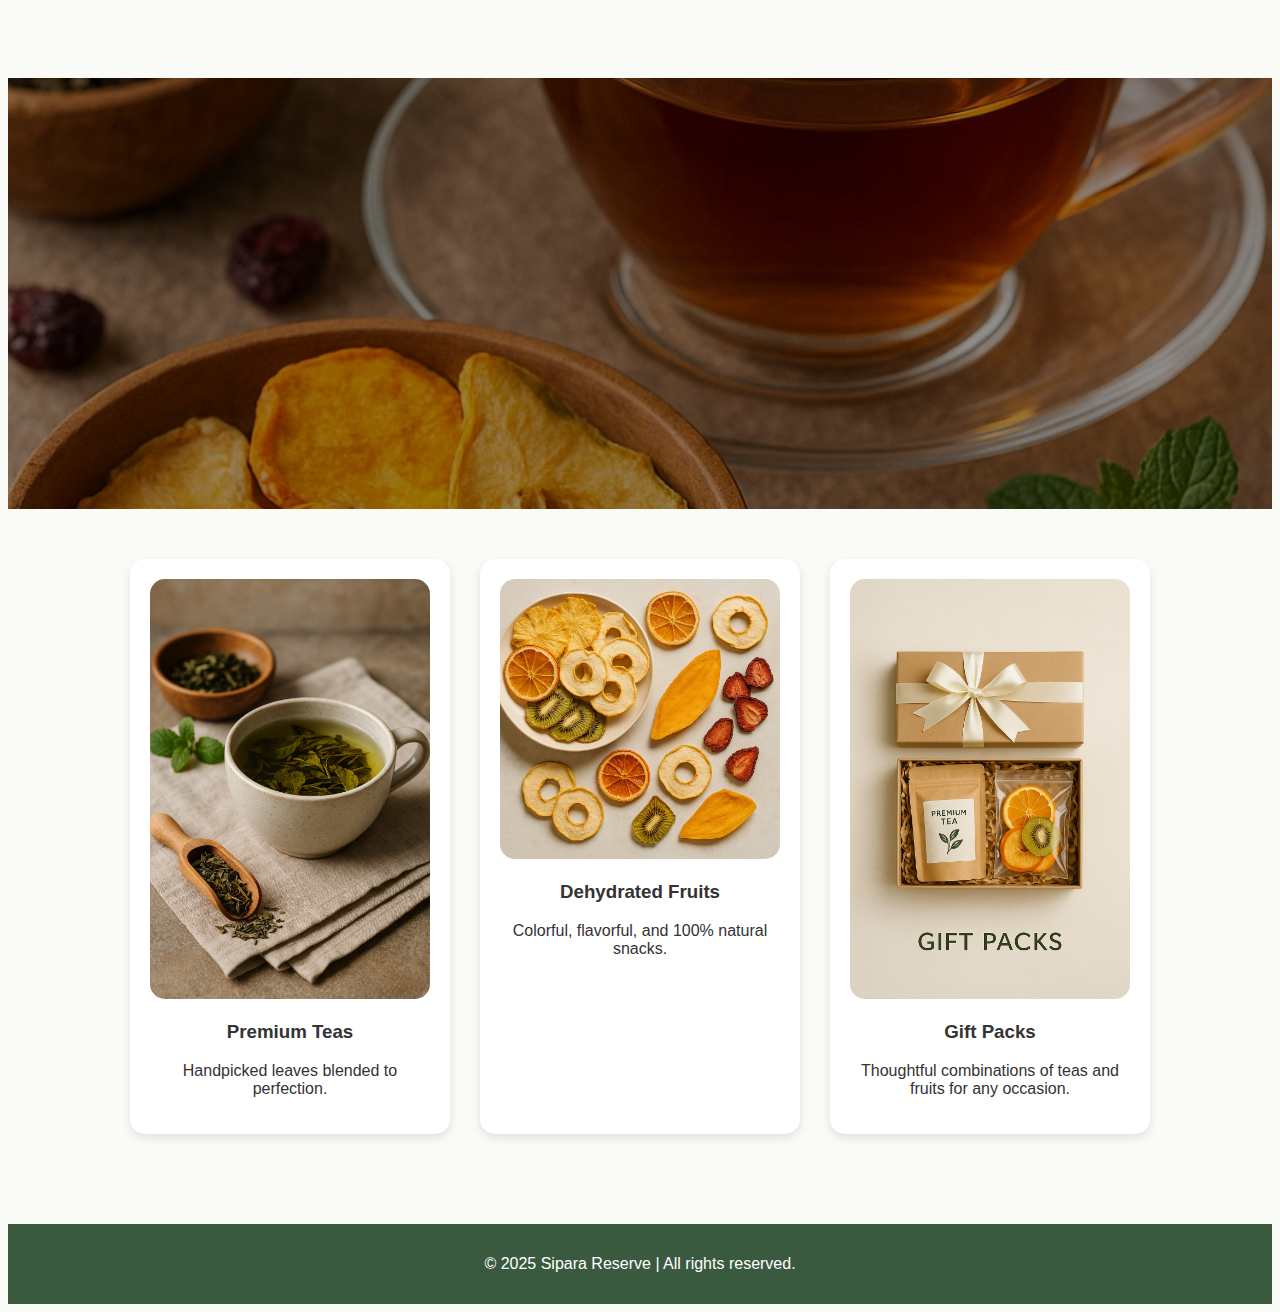
<file: index.html>
<!DOCTYPE html>
<html lang="en">
<head>
  <meta charset="UTF-8" />
  <meta name="viewport" content="width=device-width, initial-scale=1.0" />
  <title>Sipara Reserve | Tea & Dehydrated Fruits</title>
  <link rel="stylesheet" href="styles.css" />
</head>
<body>
  <header class="fade-in">
    <div class="logo-area">
      <img src="images/logo0.png" alt="Sipara Reserve Logo" class="logo-img" />
      <img src="images/logo1.png" alt="Sipara Reserve Logo" class="logo-img" />
      <img src="images/logo.png" alt="Sipara Reserve Logo" class="logo-img" />
      <span class="logo-text">Sipara Reserve</span>
    </div>
    <nav>
      <a href="index.html" class="active">Home</a>
      <a href="about.html">About</a>
      <a href="https://shop.siparareserve.com">Shop</a>
      <a href="products.html">Products</a>
      <a href="contact.html">Contact</a>
    </nav>
  </header>

  <section class="hero">
    <h1>Sip the Essence. Taste the Harvest.</h1>
    <p>Pure teas and naturally dehydrated fruits, crafted with care.</p>
    <a href="https://shop.siparareserve.com" class="btn">Shop Now</a>
  </section>

  <section class="highlights">
    <div class="card">
      <img src="images/tea.jpg" alt="Premium Teas" />
      <h3>Premium Teas</h3>
      <p>Handpicked leaves blended to perfection.</p>
    </div>
    <div class="card">
      <img src="images/fruits.jpg" alt="Dehydrated Fruits" />
      <h3>Dehydrated Fruits</h3>
      <p>Colorful, flavorful, and 100% natural snacks.</p>
    </div>
    <div class="card">
      <img src="images/gift.jpg" alt="Gift Packs" />
      <h3>Gift Packs</h3>
      <p>Thoughtful combinations of teas and fruits for any occasion.</p>
    </div>
  </section>

  <footer>
    <p>© 2025 Sipara Reserve | All rights reserved.</p>
  </footer>
</body>
</html>
</file>
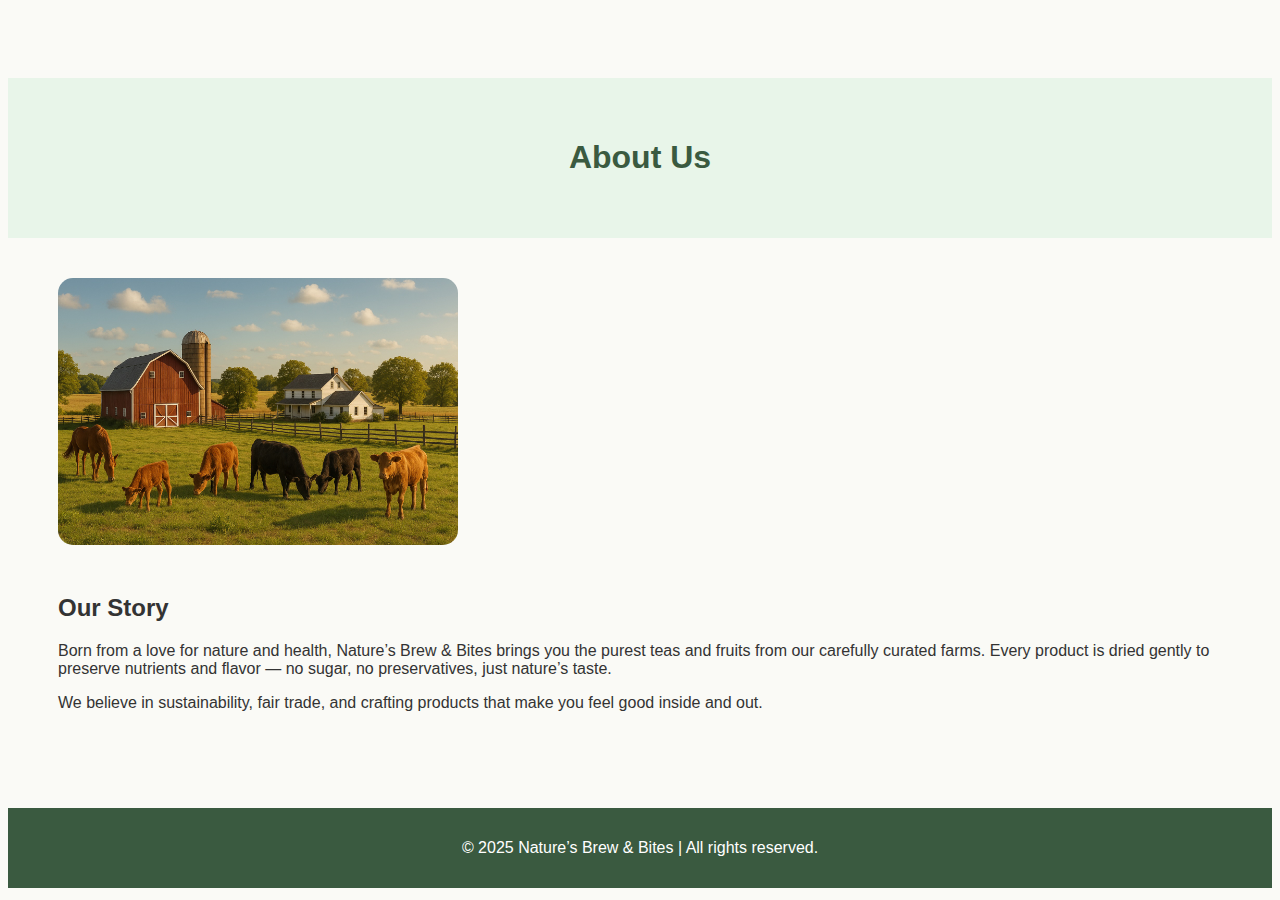
<file: about.html>
<!DOCTYPE html>
<html lang="en">
<head>
  <meta charset="UTF-8">
  <meta name="viewport" content="width=device-width, initial-scale=1.0">
  <title>About Us | Nature’s Brew & Bites</title>
  <link rel="stylesheet" href="styles.css">
</head>
<body>
  <header class="fade-in">
    <div class="logo-area">
      <img src="images/logo0.png" alt="Sipara Reserve Logo" class="logo-img" />
      <img src="images/logo1.png" alt="Sipara Reserve Logo" class="logo-img" />
      <img src="images/logo.png" alt="Sipara Reserve Logo" class="logo-img" />
      <span class="logo-text">Sipara Reserve</span>
    </div>
    <nav>
      <a href="index.html">Home</a>
      <a href="about.html" class="active">About</a>
      <a href="products.html">Products</a>
      <a href="contact.html">Contact</a>
    </nav>
  </header>

  <section class="page-header">
    <h1>About Us</h1>
  </section>

  <section class="about">
    <img src="images/farm.jpg" alt="Our Farm">
    <div>
      <h2>Our Story</h2>
      <p>Born from a love for nature and health, Nature’s Brew & Bites brings you the purest teas and fruits from our carefully curated farms. Every product is dried gently to preserve nutrients and flavor — no sugar, no preservatives, just nature’s taste.</p>
      <p>We believe in sustainability, fair trade, and crafting products that make you feel good inside and out.</p>
    </div>
  </section>

  <footer>
    <p>© 2025 Nature’s Brew & Bites | All rights reserved.</p>
  </footer>
</body>
</html>
</file>
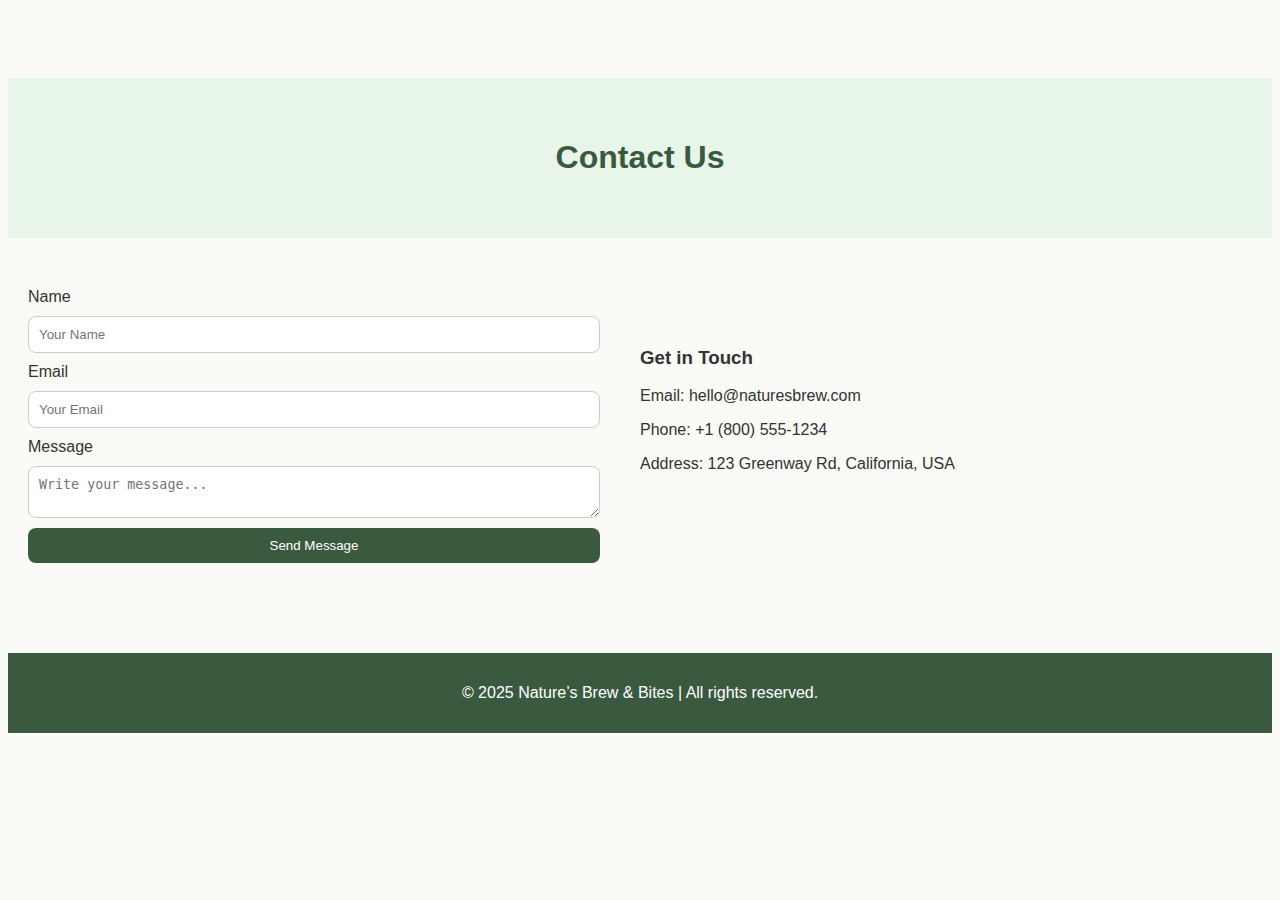
<file: contact.html>
<!DOCTYPE html>
<html lang="en">
<head>
  <meta charset="UTF-8" />
  <meta name="viewport" content="width=device-width, initial-scale=1.0" />
  <title>Contact | Nature’s Brew & Bites</title>
  <link rel="stylesheet" href="styles.css" />
</head>
<body>
  <header class="fade-in">
    <div class="logo-area">
      <img src="images/logo0.png" alt="Sipara Reserve Logo" class="logo-img" />
      <img src="images/logo1.png" alt="Sipara Reserve Logo" class="logo-img" />
      <img src="images/logo.png" alt="Sipara Reserve Logo" class="logo-img" />
      <span class="logo-text">Sipara Reserve</span>
    </div>
    <nav>
      <a href="index.html">Home</a>
      <a href="about.html">About</a>
      <a href="products.html">Products</a>
      <a href="contact.html" class="active">Contact</a>
    </nav>
  </header>

  <section class="page-header">
    <h1>Contact Us</h1>
  </section>

  <section class="contact">
    <form>
      <label>Name</label>
      <input type="text" placeholder="Your Name" required />
      <label>Email</label>
      <input type="email" placeholder="Your Email" required />
      <label>Message</label>
      <textarea placeholder="Write your message..." required></textarea>
      <button type="submit">Send Message</button>
    </form>
    <div class="contact-info">
      <h3>Get in Touch</h3>
      <p>Email: hello@naturesbrew.com</p>
      <p>Phone: +1 (800) 555-1234</p>
      <p>Address: 123 Greenway Rd, California, USA</p>
    </div>
  </section>

  <footer>
    <p>© 2025 Nature’s Brew & Bites | All rights reserved.</p>
  </footer>
</body>
</html>
</file>
<file: styles.css>
/* Original Style.CSS */

/*
body {
  margin: 0;
  font-family: "Poppins", sans-serif;
  background: #fafaf6;
  color: #333;
}
*/

header {
  background: #fff;
  display: flex;
  justify-content: space-between;
  align-items: center;
  padding: 15px 50px;
  box-shadow: 0 2px 5px rgba(0,0,0,0.1);
}

.logo {
  font-size: 1.4em;
  font-weight: bold;
  color: #3a5a40;
}

nav a {
  text-decoration: none;
  color: #444;
  margin: 0 15px;
  font-weight: 500;
}

nav a.active, nav a:hover {
  color: #3a5a40;
}

.hero {
  background: url('images/hero.jpg') center/cover no-repeat;
  color: white;
  text-align: center;
  padding: 100px 20px;
}

.hero h1 {
  font-size: 2.5em;
}

.btn {
  background: #3a5a40;
  color: #fff;
  padding: 10px 25px;
  text-decoration: none;
  border-radius: 25px;
  margin-top: 20px;
  display: inline-block;
}

.highlights {
  display: flex;
  justify-content: center;
  flex-wrap: wrap;
  gap: 30px;
  padding: 50px 20px;
}

.card {
  background: #fff;
  border-radius: 15px;
  box-shadow: 0 4px 10px rgba(0,0,0,0.1);
  text-align: center;
  width: 280px;
  padding: 20px;
}

.card img {
  width: 100%;
  border-radius: 15px;
}

.page-header {
  text-align: center;
  background: #e8f5e9;
  padding: 40px 20px;
  color: #3a5a40;
}

.about {
  display: flex;
  flex-wrap: wrap;
  align-items: center;
  gap: 30px;
  padding: 40px 50px;
}

.about img {
  width: 400px;
  border-radius: 15px;
}

.product-grid {
  display: grid;
  grid-template-columns: repeat(auto-fit, minmax(220px, 1fr));
  gap: 30px;
  padding: 40px 50px;
}

.product-card {
  background: #fff;
  border-radius: 15px;
  text-align: center;
  padding: 20px;
  box-shadow: 0 4px 10px rgba(0,0,0,0.1);
}

.product-card img {
  width: 100%;
  border-radius: 15px;
}

.contact {
  display: flex;
  flex-wrap: wrap;
  justify-content: space-around;
  padding: 50px 20px;
}

form {
  flex: 1;
  min-width: 300px;
  display: flex;
  flex-direction: column;
  gap: 10px;
}

form input, form textarea {
  padding: 10px;
  border: 1px solid #ccc;
  border-radius: 8px;
}

form button {
  background: #3a5a40;
  color: #fff;
  border: none;
  padding: 10px;
  border-radius: 8px;
  cursor: pointer;
}

.contact-info {
  padding: 40px;
  flex: 1;
  min-width: 250px;
}

footer {
  text-align: center;
  background: #3a5a40;
  color: #fff;
  padding: 15px;
  margin-top: 40px;
}

/* Step 2: Add Subtle Animations (CSS) */ 

/* --- Animation Effects --- */

.fade-in {
  opacity: 0;
  animation: fadeIn 1.2s ease forwards;
}

@keyframes fadeIn {
  from { opacity: 0; transform: translateY(20px); }
  to { opacity: 1; transform: translateY(0); }
}

.card, .product-card {
  transition: transform 0.3s ease, box-shadow 0.3s ease;
}

.card:hover, .product-card:hover {
  transform: translateY(-8px) scale(1.02);
  box-shadow: 0 6px 15px rgba(0,0,0,0.15);
}

.hero h1, .hero p, .btn {
  opacity: 0;
  animation: fadeInUp 1.2s ease forwards;
}

.hero h1 { animation-delay: 0.3s; }
.hero p { animation-delay: 0.6s; }
.btn { animation-delay: 0.9s; }

@keyframes fadeInUp {
  from { opacity: 0; transform: translateY(40px); }
  to { opacity: 1; transform: translateY(0); }
}

html {
  scroll-behavior: smooth;
}

/* ✅ Step 3: Enhanced Logo + Color Theme */

:root {
  --main-green: #3a5a40;
  --accent-fruit: #f4a261;
  --light-bg: #fafaf6;
  --soft-green: #dcefdc;
}

body {
  /* background: var(--light-bg); */
  background: #fafaf6;
  color: #333;
  font-family: "Poppins", sans-serif;
}

/* Logo area */
.logo-area {
  display: flex;
  align-items: center;
  gap: 10px;
}

.logo-img {
  width: 40px;
  height: 40px;
  object-fit: contain;
}

.logo-text {
  font-size: 1.3em;
  font-weight: 700;
  color: var(--main-green);
}

/* Buttons and highlights */
.btn {
  background: var(--main-green);
  color: #fff;
  transition: background 0.3s;
}

.btn:hover {
  background: var(--accent-fruit);
}

/* Header highlight */
nav a.active, nav a:hover {
  color: var(--accent-fruit);
}

/* Hero overlay (optional for image contrast) */
.hero {
  position: relative;
  background: url('images/hero.jpg') center/cover no-repeat;
  text-align: center;
  color: white;
  padding: 120px 20px;
}

.hero::before {
  content: "";
  position: absolute;
  inset: 0;
  background: rgba(0,0,0.4,0.4);
}

.hero h1, .hero p, .btn {
  position: relative;
  z-index: 1;
}
</file>
